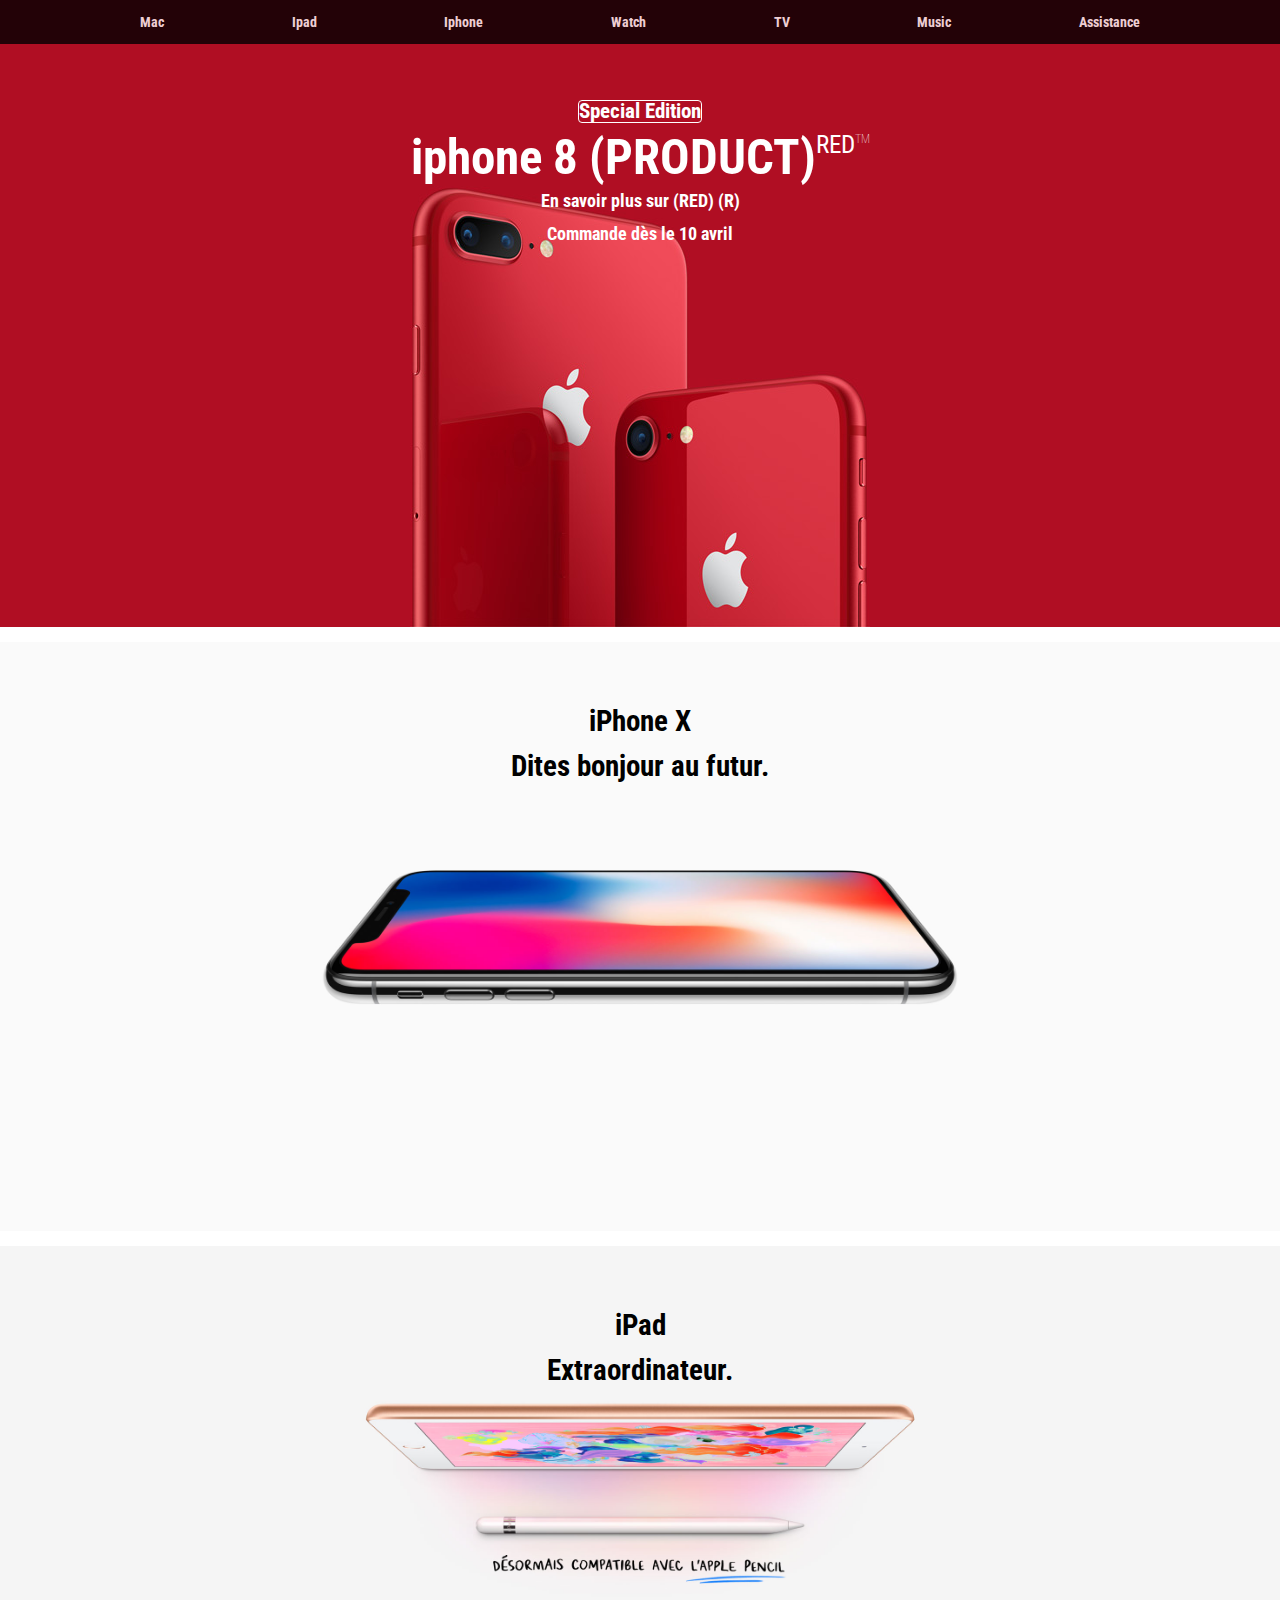
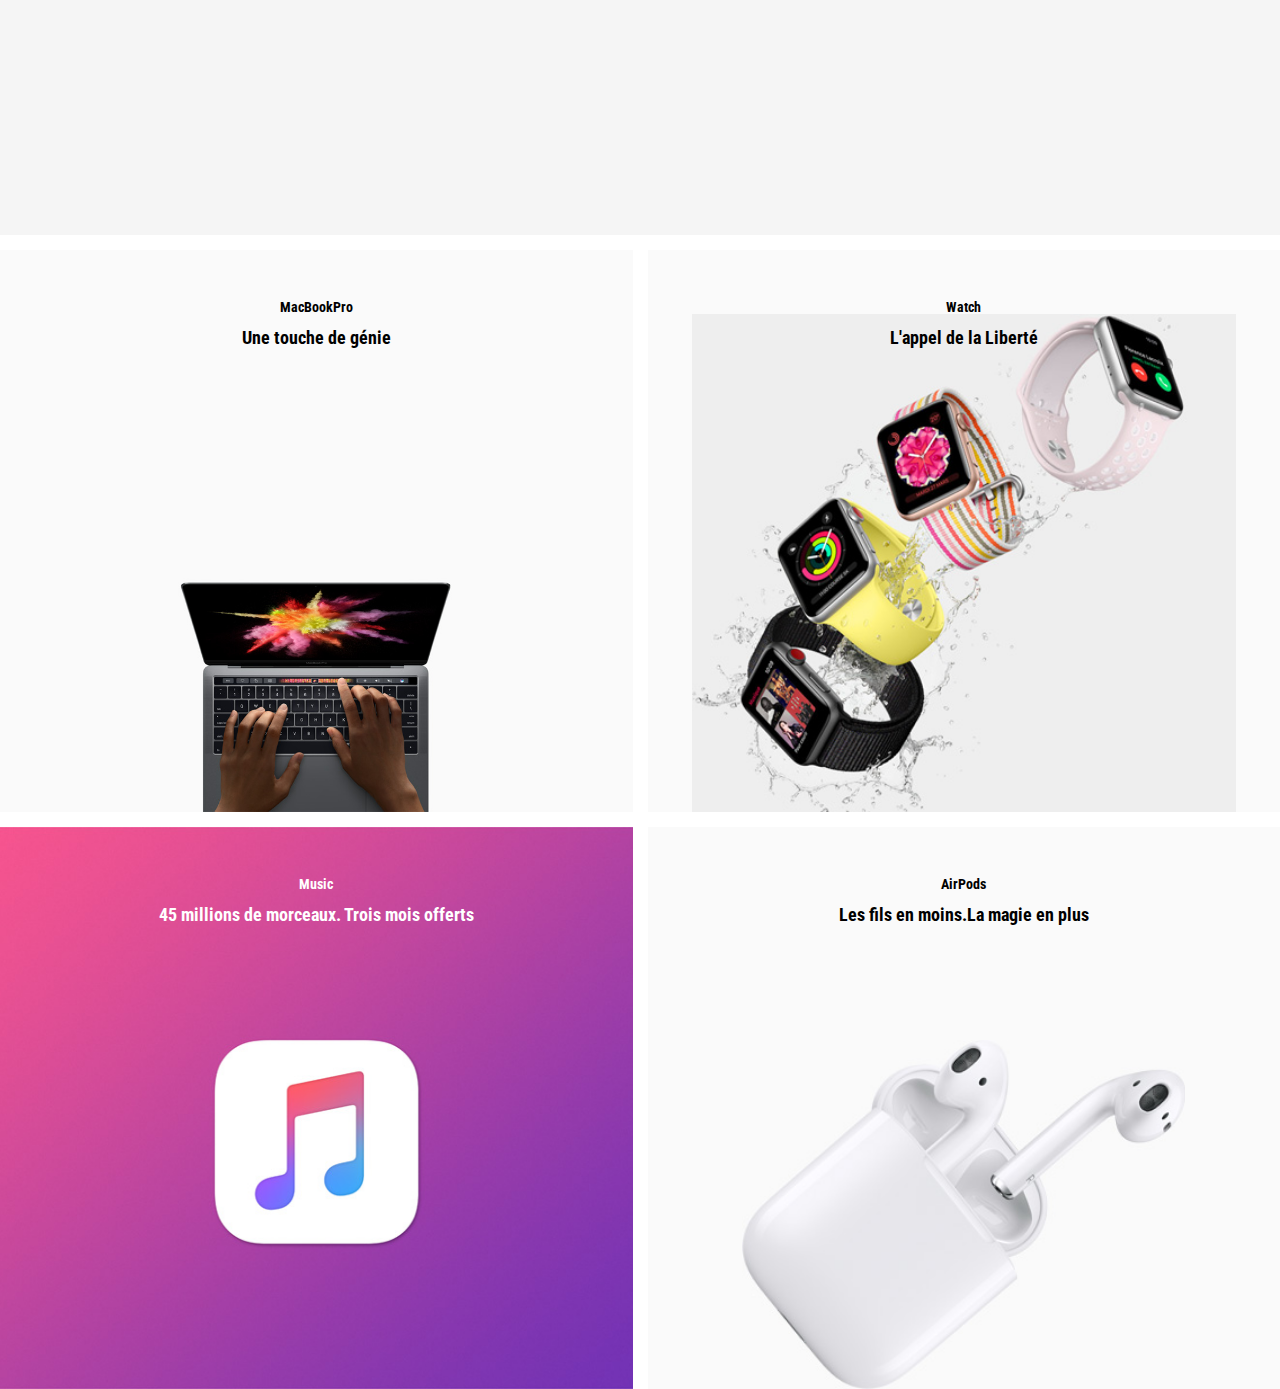
<file: HTML_CSS/html_css/apple.html>
<!DOCTYPE html>
<html lang="en">
<head>
    <meta charset="UTF-8">
    <meta name="viewport" content="width=device-width, initial-scale=1.0">
    <meta http-equiv="X-UA-Compatible" content="ie=edge">
    <link rel="stylesheet" href="reset.css">
    <link href="https://fonts.googleapis.com/css?family=Roboto+Condensed" rel="stylesheet">
    <link rel="stylesheet" href="apple.css">
    <title>Document</title>
</head>
<body>
        <div class="nav-primary">
                <ol class="menu-horiz">
                        <li><a class="menu-horiz__item" href="">Mac</a></li>
                        <li><a class="menu-horiz__item" href="">Ipad</a></li>
                        <li><a class="menu-horiz__item" href="">Iphone</a></li>
                        <li><a class="menu-horiz__item" href="">Watch</a></li>
                        <li><a class="menu-horiz__item" href="">TV</a></li>
                        <li><a class="menu-horiz__item" href="">Music</a></li>
                        <li><a class="menu-horiz__item" href="">Assistance</a></li>
                </ol>
        </div>
    <div id="iphone8red">
            <p id="iphone8redspecialedition">Special Edition</p>
            <h1>iphone 8 (<span id="iphonered-product"></span>PRODUCT</span>)<span id="iphonered-red">RED</span><span id="iphonered-tm">TM</span></h1>
            <a href="">En savoir plus sur (RED) (R)</a>
            <p>Commande dès le 10 avril</p>
    </div>

    <div id="product_hero_iphon_X" class="product_hero">
            <h1 class="product_hero__title">iPhone X</h1>
            <p class="product_hero__tagline">Dites bonjour au futur.</p>
    </div>
     <div id="product_ipad" class="product_hero">
            <h1 class="product_hero__title">iPad</h1>
            <p class="product_hero__tagline">Extraordinateur.</p>
    </div> 
    <div class="product_grid">
            <div id="product_grid__item_MacBookPro"class="product_grid__item">
                    <h1 class="product_grid_item__title">MacBookPro</h1>
                    <p class="product_grid__tagline">Une touche de génie </p>
            </div>
            <div id="product_grid__item_Watch" class="product_grid__item">
                    <h1 class="product_grid_item__title">Watch</h1>
                    <p class="product_grid__tagline">L'appel de la Liberté</p>
            </div>
            <div id="product_grid__item_Music" class="product_grid__item">
                    <h1 class="product_grid_item__title">Music</h1>
                    <p class="product_grid__tagline">45 millions de morceaux. Trois mois offerts</p>
            </div>
            <div id="product_grid__item_AirPods" class="product_grid__item">
                    <h1 class="product_grid_item__title">AirPods</h1>
                    <p class="product_grid__tagline">Les fils en moins.La magie en plus</p>
            </div>
    </div>

  
    
</body>
</html>
</file>
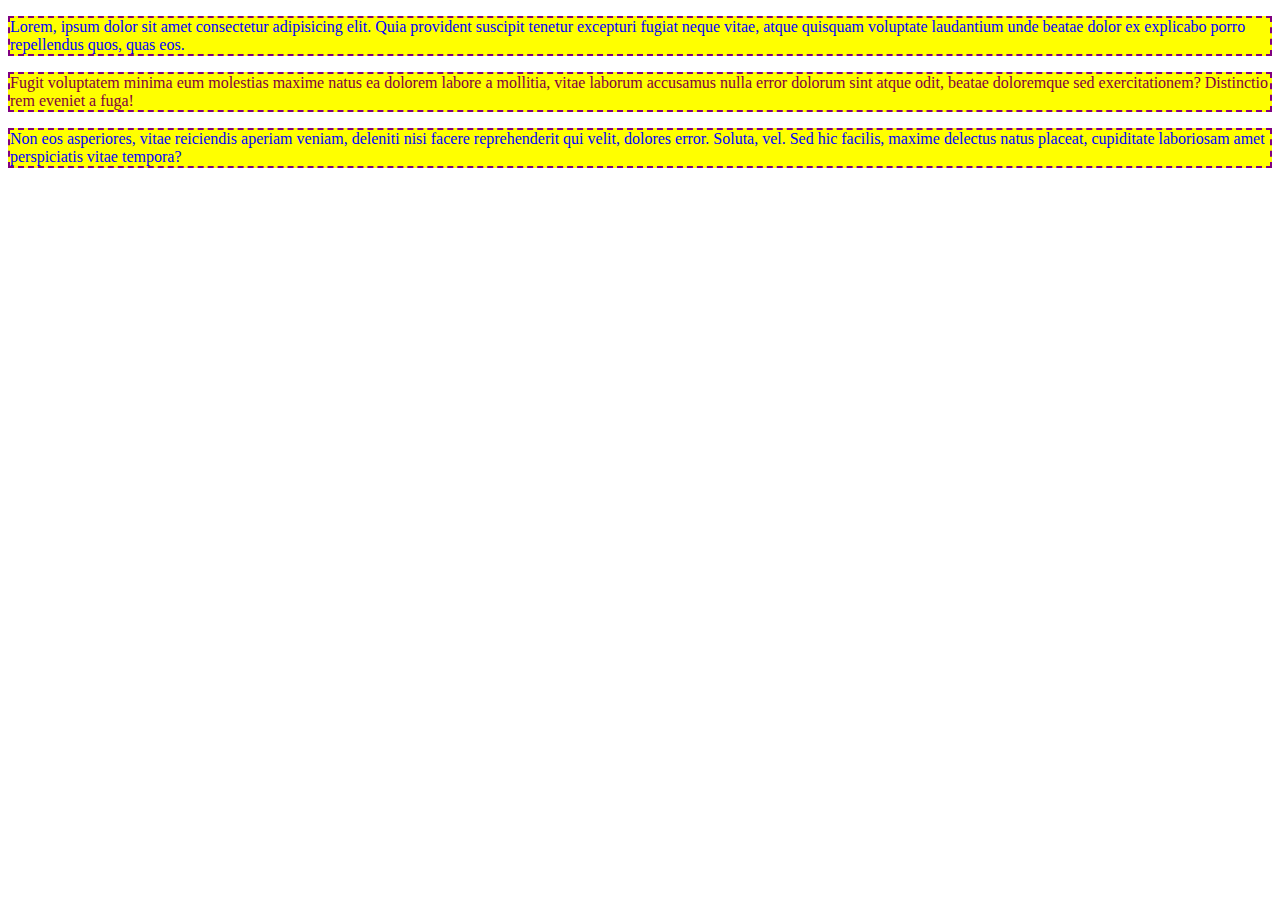
<file: HTML_CSS/html_css/specificity.html>
<!DOCTYPE html>
<html lang="en">
<head>
    <meta charset="UTF-8">
    <meta name="viewport" content="width=device-width, initial-scale=1.0">
    <meta http-equiv="X-UA-Compatible" content="ie=edge">
    <link rel="stylesheet" href="specificity.css">
    <title>Document</title>
</head>
<body>
    <p>Lorem, ipsum dolor sit amet consectetur adipisicing elit. Quia provident suscipit tenetur excepturi fugiat neque vitae, atque quisquam voluptate laudantium unde beatae dolor ex explicabo porro repellendus quos, quas eos.</p>
    <p id="p2">Fugit voluptatem minima eum molestias maxime natus ea dolorem labore a mollitia, vitae laborum accusamus nulla error dolorum sint atque odit, beatae doloremque sed exercitationem? Distinctio rem eveniet a fuga!</p>
    <p class="para">Non eos asperiores, vitae reiciendis aperiam veniam, deleniti nisi facere reprehenderit qui velit, dolores error. Soluta, vel. Sed hic facilis, maxime delectus natus placeat, cupiditate laboriosam amet perspiciatis vitae tempora?</p>
</body>
</html>
</file>
<file: HTML_CSS/html_css/apple.css>
html{
    font-family: 'Roboto Condensed', sans-serif;
    font-size: 14px;
    color: black;
    font-weight: bold;


}
.nav-primary{
    background-color: black;
    position: fixed;
    width: 100%;
    opacity: 0.8;
}
.menu-horiz{
    margin: 0 auto;
    width: 1000px;
    display: flex;
    flex-direction: row;
    justify-content: space-between;
    color: #FFF;

}
.menu-horiz__item{
    padding:15px 0px;
    display: block;
    color: white;
    text-decoration: none;
    transition: color 0.5s;
}
.menu-horiz__item:hover {
    color: rgb(199, 187, 187);
}

#iphone8red{
    font-size: 1.3rem;
    background-color: #b00e23;
    color:#FFF;

    padding-top: 100px;

    display: flex;
    flex-direction: column;
    align-items: center;

    background-image: url(img/hero.jpg);
    background-repeat: no-repeat;
    background-position-x: center;
    background-position-y: bottom;

    padding-bottom: 30%;
}
#iphone8red h1{
    
    font-size: 3.5rem;
    margin: 10px 0;
}
#iphonered-product{
    letter-spacing: -0.05em;

}
#iphonered-red{
    font-weight: lighter;
    font-size: 0.5em;
    vertical-align: top;

}
#iphonered-tm{
    font-weight: 100;
    font-size: 0.25em;
    vertical-align: top;


}


#iphone8redspecialedition{
    font-size: 1.5rem;
    border: 1px Solid #FFF;
    border-radius: 4px;
    padding: 8px, 15px;
    /*padding-top: 50px;   
    padding-right: 10px;
    padding-bottom: 50px;
    padding-left: 10px;*/

}

#iphone8red a{

color:#FFF;
text-decoration: none;
margin-bottom: 15px;
} 

#iphone8red a:hover{
    text-decoration: underline;
}

.product_hero{
    display: flex;
    flex-direction: column;
    align-items: center;

    background-color: #fafafa;

    padding-top: 50px;
    padding-bottom: 450px;
    background-size: 50%;
    background-repeat: no-repeat;
    background-position-x: center;
    background-position-y: center;
    margin-top: 15px;
}

.product_hero__title{
    font-size: 3.5em;
    font-weight: bold;
    margin: 15px 0px;

}
.product_hero__tagline{
    font-size: 1.7em;
}
#product_hero_iphon_X{

    background-image: url(img/iphone_x_medium_2x.jpg);
    
 

}
#product_ipad{
    background-color: #F5F5F5;
    background-image: url(img/ipad_medium_2x.jpg);
  
  
}
.product_hero__title{
    font-size: 2.1rem;
    font-weight: bold;


}
.product_hero__tagline{
    font-size: 2.1rem;
    font-weight: bold;
   

}


/*grid*/

.product_grid__item__title {
    font-weight: bold;
    font-size: 2.1em;
    margin: 15px 0px;
 }

 .product_grid__tagline {
    font-weight: bold;
    font-size: 1.3em;
    margin: 15px 0px;
 }

.product_grid__item{
    display: flex;
    flex-direction: column;
    align-items: center;

    padding-top: 50px;
    padding-bottom: 450px;

    background-repeat: no-repeat;
    background-position-x: center;
    background-position-y: center;
    background-size: cover;
}
#product_grid__item_MacBookPro{
    background-image: url(img/macbook_pro_large.jpg);

    background-color: #fafafa;
    background-size: 48%;
    background-position-y: bottom;
}
#product_grid__item_Watch{
    background-image: url(img/watch_series_3_large.jpg);
    background-color: #fafafa;
    background-size: 86%;
    background-position-y: bottom;

}
#product_grid__item_Music{
    background-image: url(img/music_three_months_large.jpg);
    color: white;
}
#product_grid__item_AirPods{
    background-image: url(img/airpods_large.jpg);
    background-color: #fafafa;
    background-size: 70%;
    background-position-y: bottom;
}
.product_grid{
    margin-top:15px;
    display: grid;
    grid-template-columns: 1fr 1fr;
    grid-gap: 15px;
}
</file>
<file: HTML_CSS/html_css/specificity.css>
#p2{ /* specificity*/
    color: green;
}
p#p2{ /* specificity*/
    color: rgb(128, 0, 64);
}
p{
    background-color: yellow;
    border: 1px solid red;
}
/*cascade*/
p{
    color:blue;
    border: 2px dashed purple;
}
</file>
